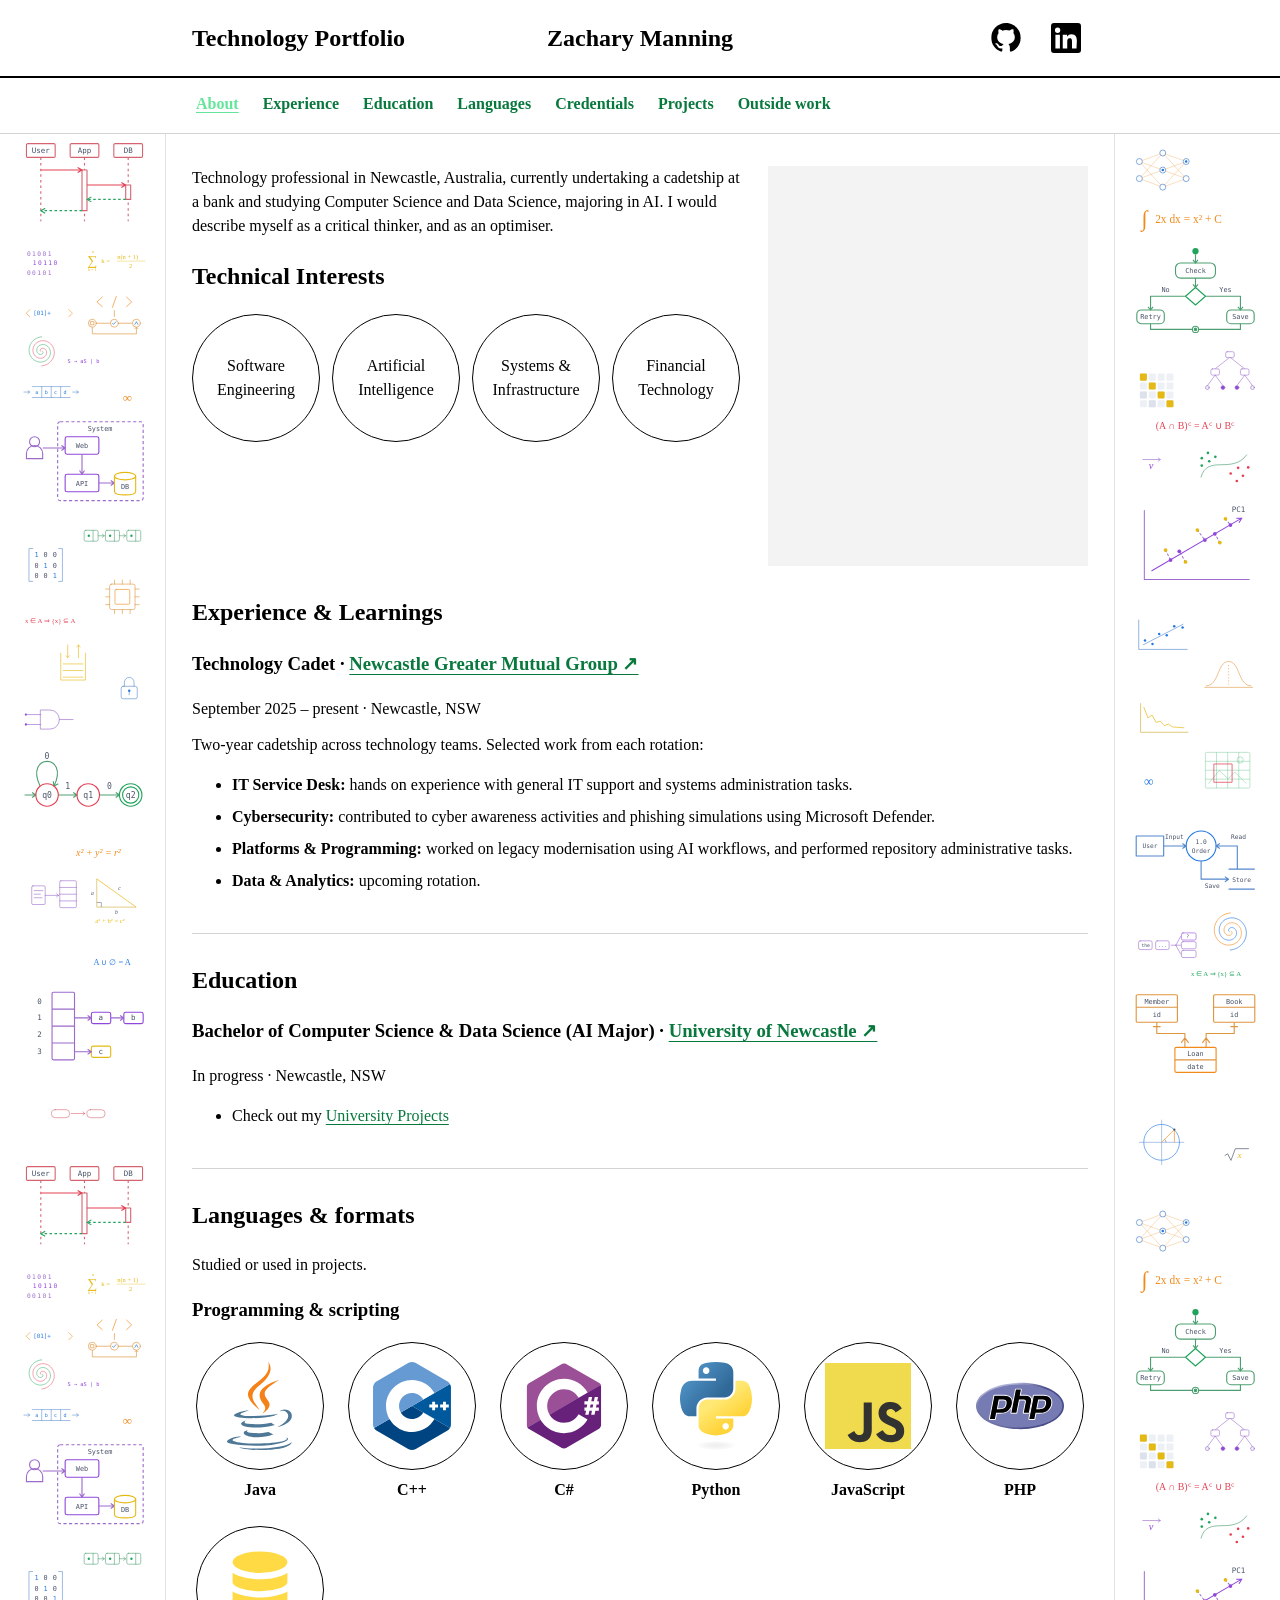
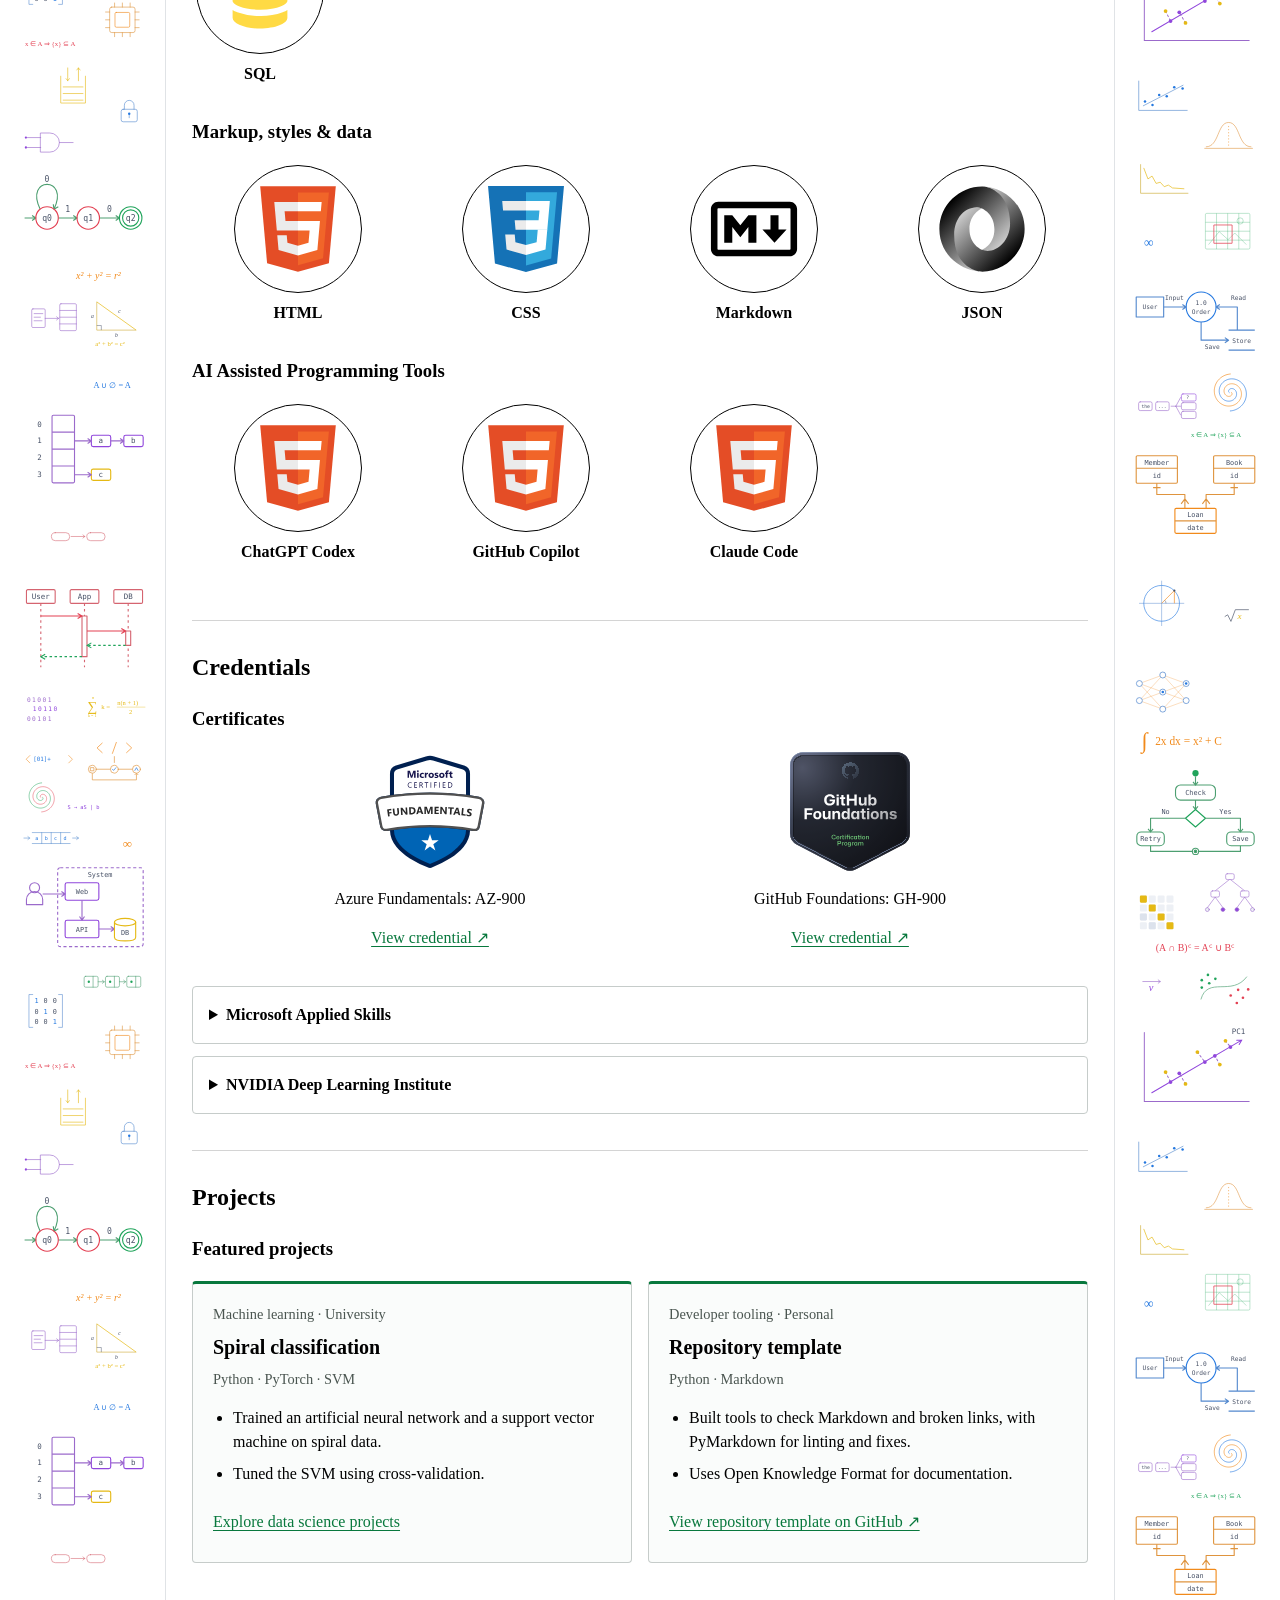
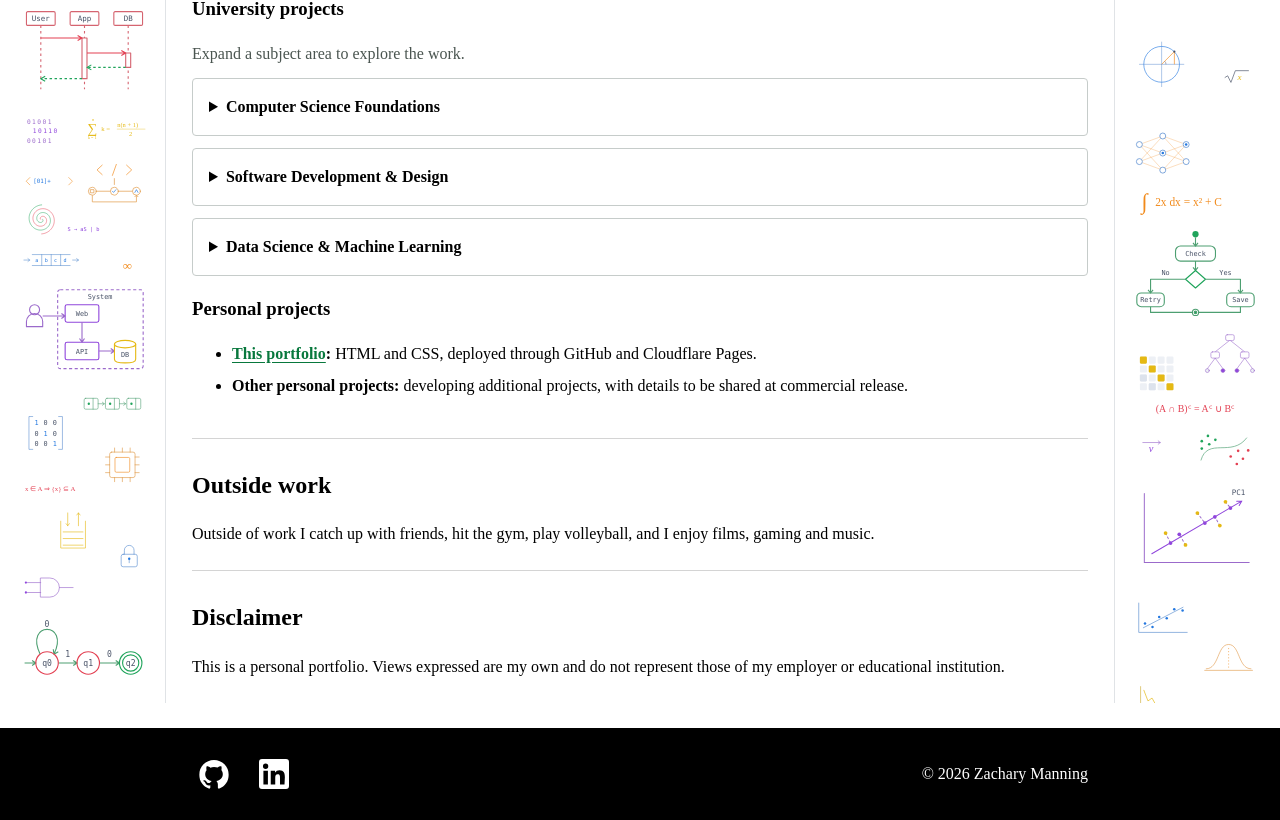
<file: index.html>
<!DOCTYPE html>
<html lang="en">
<head>
    <meta charset="UTF-8">
    <meta name="viewport" content="width=device-width, initial-scale=1.0">
    <meta name="description" content="Zachary Manning — technology cadet in Newcastle, Australia, studying Computer Science and Data Science. Explore experience, projects and credentials.">
    <title>Zachary Manning portfolio</title>
    <link rel="icon" type="image/svg+xml" href="./favicon.svg">
    <link rel="stylesheet" type="text/css" href="./assets/css/reset.css">
    <link rel="stylesheet" type="text/css" href="./assets/css/style.css?v=20261126-image-paths">
    <script src="./assets/js/navigation.js" defer></script>
</head>
<body>
    <a class="skip-link" href="#main-content">Skip to content</a>
    <header>
        <div class="header-content">
            <p class="site-topic">Technology Portfolio</p>
            <h1 class="site-name">Zachary Manning</h1>
            <div class="header-images">
                <a class="github-link" rel="me" href="https://github.com/KingManning" aria-label="GitHub">
                    <span class="github-icon" aria-hidden="true"></span>
                </a>
                <a class="linkedin-link" rel="me" href="https://www.linkedin.com/in/zachary-manning-64b93733a/" aria-label="LinkedIn">
                    <span class="linkedin-icon" aria-hidden="true"></span>
                </a>      
            </div>
        </div>
    </header>
    <nav class="section-nav" aria-label="Portfolio sections">
        <div class="nav-content">
            <a href="#introduction">About</a>
            <a href="#experience">Experience</a>
            <a href="#education">Education</a>
            <a href="#languages">Languages</a>
            <a href="#credentials">Credentials</a>
            <a href="#projects">Projects</a>
            <a href="#outside-work">Outside work</a>
        </div>
    </nav>
    <div class="hero">
        <main id="main-content" tabindex="-1">
            <div class="intro-layout">
                <div class="intro-content">
                    <img class="portrait" src="./assets/images/portrait-placeholder.svg" alt="" width="320" height="400">
                    <div class="profile">
                        <section id="introduction" aria-label="About me">
                            <p>Technology professional in Newcastle, Australia, currently undertaking a cadetship at a bank and studying Computer Science and Data Science, majoring in AI. I would describe myself as a critical thinker, and as an optimiser.</p>
                        </section>
                        <section>
                            <h2>Technical Interests</h2>
                            <ul class="interests" role="list">
                                <li>Software Engineering</li>
                                <li>Artificial Intelligence</li>
                                <li>Systems &amp; Infrastructure</li>
                                <li>Financial Technology</li>
                            </ul>
                        </section>
                    </div>
                    <section id="experience">
                        <h2>Experience &amp; Learnings</h2>
                        <h3>Technology Cadet · <a href="https://www.ngmgroup.com.au/">Newcastle Greater Mutual Group &nearr;</a></h3>
                        <p><time datetime="2025-09">September 2025</time> – present · Newcastle, NSW</p>
                        <p>Two-year cadetship across technology teams. Selected work from each rotation:</p>
                        <ul>
                            <li><strong>IT Service Desk:</strong> hands on experience with general IT support and systems administration tasks.</li>
                            <li><strong>Cybersecurity:</strong> contributed to cyber awareness activities and phishing simulations using Microsoft Defender.</li>
                            <li><strong>Platforms &amp; Programming:</strong> worked on legacy modernisation using AI workflows, and performed repository administrative tasks.</li>
                            <li><strong>Data &amp; Analytics:</strong> upcoming rotation.</li>
                        </ul>
                    </section>
                </div>
            </div>
            <section id="education">
                <h2>Education</h2>
                <h3>Bachelor of Computer Science &amp; Data Science (AI Major) · <a href="https://www.newcastle.edu.au/">University of Newcastle &nearr;</a></h3>
                <p>In progress · Newcastle, NSW</p>
                <ul>
                    <li><p>Check out my <a href="#university-projects">University Projects</a></p></li>
                </ul>
            </section>
            <section id="languages" aria-labelledby="languages-title">
                <h2 id="languages-title">Languages &amp; formats</h2>
                <p>Studied or used in projects.</p>
                <h3>Programming &amp; scripting</h3>
                <ul class="language-list" role="list">
                    <li>
                        <span class="circle"><img src="./assets/images/languages/java.svg" alt="java" width="90" height="90" loading="lazy"></span>
                        <span>Java</span>
                    </li>
                    <li>
                        <span class="circle"><img src="./assets/images/languages/c++.svg" alt="c++" width="90" height="90" loading="lazy"></span>
                        <span>C++</span>
                    </li>
                    <li>
                        <span class="circle"><img src="./assets/images/languages/csharp.svg" alt="c#" width="90" height="90" loading="lazy"></span>
                        <span>C#</span>
                    </li>
                    <li>
                        <span class="circle"><img src="./assets/images/languages/python.svg" alt="python" width="90" height="90" loading="lazy"></span>
                        <span>Python</span>
                    </li>
                    <li>
                        <span class="circle"><img src="./assets/images/languages/javascript.svg" alt="javascript" width="90" height="90" loading="lazy"></span>
                        <span>JavaScript</span>
                    </li>
                    <li>
                        <span class="circle"><img src="./assets/images/languages/php.svg" alt="php" width="90" height="90" loading="lazy"></span>
                        <span>PHP</span>
                    </li>
                    <li>
                        <span class="circle"><img src="./assets/images/languages/sql.svg" alt="sql" width="90" height="90" loading="lazy"></span>
                        <span>SQL</span>
                    </li>
                </ul>
                <h3>Markup, styles &amp; data</h3>
                <ul class="language-list language-formats" role="list">
                    <li>
                        <span class="circle"><img src="./assets/images/languages/html5.svg" alt="html" width="90" height="90" loading="lazy"></span>
                        <span>HTML</span>
                    </li>
                    <li>
                        <span class="circle"><img src="./assets/images/languages/css3.svg" alt="css" width="90" height="90" loading="lazy"></span>
                        <span>CSS</span>
                    </li>
                    <li>
                        <span class="circle"><img src="./assets/images/languages/markdown.svg" alt="markdown" width="90" height="90" loading="lazy"></span>
                        <span>Markdown</span>
                    </li>
                    <li>
                        <span class="circle"><img src="./assets/images/languages/json.svg" alt="json" width="90" height="90" loading="lazy"></span>
                        <span>JSON</span>
                    </li>
                </ul>
                <h3>AI Assisted Programming Tools</h3>
                <ul class="language-list language-formats" role="list">
                    <li>
                        <span class="circle"><img src="./assets/images/languages/html5.svg" alt="html" width="90" height="90" loading="lazy"></span>
                        <span>ChatGPT Codex</span>
                    </li>
                    <li>
                        <span class="circle"><img src="./assets/images/languages/html5.svg" alt="html" width="90" height="90" loading="lazy"></span>
                        <span>GitHub Copilot</span>
                    </li>
                    <li>
                        <span class="circle"><img src="./assets/images/languages/html5.svg" alt="html" width="90" height="90" loading="lazy"></span>
                        <span>Claude Code</span>
                    </li>
                </ul>
            </section>
            <section id="credentials">
                <h2>Credentials</h2>
                <h3>Certificates</h3>
                <div class="cert-grid">
                    <div class="cert">
                        <img src="./assets/images/certificates/microsoft-certified-fundamentals-badge.svg" alt="Microsoft Certified: Azure Fundamentals">
                        <p>Azure Fundamentals: AZ-900</p>
                        <a href="https://learn.microsoft.com/api/credentials/share/en-us/ZacManning-8709/284D1D6C016167D8?sharingId=9D0F6D0EFF31E1A4" target="_blank" rel="noopener noreferrer" aria-label="View credential &nearr;: Azure Fundamentals (opens in a new tab)">
                            View credential &nearr;
                        </a>
                    </div>
                    <div class="cert">
                        <img src="./assets/images/certificates/github-foundations.svg" alt="GitHub Foundations badge">
                        <p>GitHub Foundations: GH-900</p>
                        <a href="https://learn.microsoft.com/api/credentials/share/en-us/ZacManning-8709/B099FAD6DB1F415E?sharingId=9D0F6D0EFF31E1A4" target="_blank" rel="noopener noreferrer" aria-label="View credential &nearr;: GitHub Foundations (opens in a new tab)">
                            View credential &nearr;
                        </a>
                    </div>

                </div>
                <br>
                <details class="applied-skills">
                    <summary><h4>Microsoft Applied Skills</h4></summary>
                    <ul class="">
                        <li><a href="https://learn.microsoft.com/api/credentials/share/en-us/ZacManning-8709/173A84CF86B14930?sharingId=9D0F6D0EFF31E1A4">Microsoft Applied Skills: Accelerate AI-assisted development by using GitHub Copilot &nearr;</a></li>
                        <li><a href="https://learn.microsoft.com/api/credentials/share/en-us/ZacManning-8709/D453B489C1628E04?sharingId=9D0F6D0EFF31E1A4">Microsoft Applied Skills: Create and manage automated processes by using Power Automate &nearr;</a></li>
                    </ul>
                </details>
                <details class="applied-skills">
                    <summary><h4>NVIDIA Deep Learning Institute</h4></summary>
                    <ul class="">
                        <li><a href="https://learn.nvidia.com/certificates?id=o5yig_BQTo2Aaz-vKQ09kg#">Fundamentals of Deep Learning &nearr;</a></li>
                    </ul>
                </details>
            </section>
            <section id="projects">
                <h2>Projects</h2>
                <h3>Featured projects</h3>
                <div class="featured-projects">
                    <article class="project-card" aria-labelledby="spiral-title">
                        <p class="project-type">Machine learning · University</p>
                        <h4 id="spiral-title">Spiral classification</h4>
                        <p class="project-tools">Python · PyTorch · SVM</p>
                        <ul>
                            <li>Trained an artificial neural network and a support vector machine on spiral data.</li>
                            <li>Tuned the SVM using cross-validation.</li>
                        </ul>
                        <a href="#data-science-projects" data-expand="data-science-projects">Explore data science projects</a>
                    </article>
                    <article class="project-card" aria-labelledby="template-title">
                        <p class="project-type">Developer tooling · Personal</p>
                        <h4 id="template-title">Repository template</h4>
                        <p class="project-tools">Python · Markdown</p>
                        <ul>
                            <li>Built tools to check Markdown and broken links, with PyMarkdown for linting and fixes.</li>
                            <li>Uses Open Knowledge Format for documentation.</li>
                        </ul>
                        <a href="https://github.com/KingManning/repository-template">View repository template on GitHub &nearr;</a>
                    </article>
                </div>
                <section id="university-projects">
                <h3>University projects</h3>
                <p class="section-hint">Expand a subject area to explore the work.</p>
                <details class="project-group" id="computer-science-projects">
                    <summary><h4>Computer Science Foundations</h4></summary>
                <ul class="assignments">
                    <li><strong>Data Structures</strong>
                        <ul>
                            <li><strong>NewyCoin:</strong> implemented a transaction ledger using a templated linked list in C++.</li>
                            <li><strong>AlgoBank:</strong> simulated bank teller queues, customer arrivals, service times and waiting times.</li>
                            <li><strong>The Enchanted Quill:</strong> built a bookstore inventory using a binary search tree and a hash table with separate chaining.</li>
                        </ul>
                    </li>
                    <li><strong>Algorithms</strong>
                        <ul>
                            <li><strong>Contact tracing:</strong> built a contact graph in Java, identified connected groups with union–find, traced contact chains with depth-first search and classified exposure zones with breadth-first search.</li>
                            <li><strong>Resource allocation:</strong> compared dynamic programming and backtracking with branch and bound for knapsack problems, analysing runtime and memory use.</li>
                        </ul>
                    </li>
                    <li><strong>Theory of Computation</strong>
                        <ul>
                            <li><strong>Finite-state machines:</strong> constructed automata and regular expressions for specified languages, including a state-machine model of game-character behaviour.</li>
                            <li><strong>Context-free languages:</strong> constructed grammars, parse trees and pushdown automata; converted grammars to Chomsky normal form and explored language closure properties.</li>
                        </ul>
                    </li>
                    <li><strong>Operating Systems</strong>
                        <ul>
                            <li><strong>CPU scheduling:</strong> implemented four algorithms in Java and compared process wait times.</li>
                            <li><strong>Synchronisation:</strong> coordinated shared access with semaphores; implemented timed waits in Nachos.</li>
                            <li><strong>Virtual memory:</strong> simulated demand paging, page faults and disk writes in Java.</li>
                        </ul>
                    </li>
                </ul>
                </details>
                <details class="project-group" id="software-development-projects">
                    <summary><h4>Software Development &amp; Design</h4></summary>
                <ul class="assignments">
                    <li><strong>Object Oriented Programming</strong>
                        <ul>
                            <li><strong>Smartcard travel system:</strong> built a Java application to manage travel cards, journeys, balances and fares.</li>
                        </ul>
                    </li>
                    <li><strong>Web Technologies</strong>
                        <ul>
                            <li><strong>TuneTown:</strong> developed an HTML/CSS music website into a PHP/XML catalogue with album submissions, JavaScript form controls, client- and server-side validation, and DTD validation before saving XML.</li>
                        </ul>
                    </li>
                    <li><strong>System Analysis and Design</strong>
                        <ul>
                            <li><strong>Course management requirements:</strong> contributed to a team system design through business rules and course-administration use cases, supported by UML activity, domain-class and state diagrams.</li>
                            <li><strong>Course management design:</strong> developed detailed sequence and design-class diagrams, plus interface mockups for course creation, student enrolment, class selection and staff allocation.</li>
                        </ul>
                    </li>
                    <li><strong>Database and Information Management</strong>
                        <ul>
                            <li><strong>Library database:</strong> developed requirements and an extended entity–relationship model, normalised the schema to BCNF, and wrote SQL to create tables and query library records.</li>
                        </ul>
                    </li>
                </ul>
                </details>
                <details class="project-group" id="data-science-projects">
                    <summary><h4>Data Science &amp; Machine Learning</h4></summary>
                <ul class="assignments">
                    <li><strong>Data Wrangling &amp; Visualisation</strong>
                        <ul>
                            <li><strong>ABS data visualisation:</strong> explored mental-health consultation patterns by age and sex, created comparison charts and assessed data quality and uncertainty in the estimates.</li>
                            <li><strong>Sydney bus trips:</strong> reshaped Opal trip data from wide to long format with pandas, converted dates, checked aggregated monthly totals and visualised travel patterns.</li>
                        </ul>
                    </li>
                    <li><strong>Predictive Analytics</strong>
                        <ul>
                            <li><strong>Electricity generation and emissions:</strong> analysed World Bank data for 138 countries in R using principal component analysis, k-means clustering and multiple linear regression.</li>
                        </ul>
                    </li>
                    <li><strong>Data Engineering &amp; Mining</strong>
                        <ul>
                            <li><strong>Electricity demand pipeline:</strong> audited and cleaned data from five states, handled missing values and duplicates, visualised demand trends, standardised features and applied principal component analysis.</li>
                            <li><strong>Spambase:</strong> clustered 4,601 emails using k-means and Ward hierarchical clustering; compared cluster counts, profiled email features and evaluated agreement with spam labels using the adjusted Rand index.</li>
                        </ul>
                    </li>
                    <li><strong>Machine Learning</strong>
                        <ul>
                            <li><strong>Spiral classification:</strong> trained an ANN in PyTorch and an SVM in Python; tuned the SVM with cross-validation.</li>
                            <li><strong>Food image classification:</strong> contributed to a team classifier for 40 food categories, comparing a CNN trained from scratch with a pretrained ResNet.</li>
                        </ul>
                    </li>
                </ul>
                </details>
                </section>
                <h3>Personal projects</h3>
                <ul>
                    <li><strong><a href="https://github.com/KingManning/zacharymanning-portfolio">This portfolio</a>:</strong> HTML and CSS, deployed through GitHub and Cloudflare Pages.</li>
                    <li><strong>Other personal projects:</strong> developing additional projects, with details to be shared at commercial release.</li>
                </ul>
            </section>
            <section id="outside-work">
                <h2>Outside work</h2>
                <p>Outside of work I catch up with friends, hit the gym, play volleyball, and I enjoy films, gaming and music.</p>
            </section>
            <section id="disclaimer">
                <h2>Disclaimer</h2>
                <p>This is a personal portfolio. Views expressed are my own and do not represent those of my employer or educational institution.</p>
            </section>
        </main>
    </div>
        <footer>
            <div class="footer-content">
                <a class="github-link" rel="me" href="https://github.com/KingManning" aria-label="GitHub">
                    <span class="github-icon" aria-hidden="true"></span>
                </a>
                <a class="linkedin-link" rel="me" href="https://www.linkedin.com/in/zachary-manning-64b93733a/" aria-label="LinkedIn">
                    <span class="linkedin-icon" aria-hidden="true"></span>
                </a>                
                <address>&copy; 2026 Zachary Manning</address>
            </div>
        </footer>
</body>
</html>
</file>
<file: assets/css/style.css>
/* Default styles */
h1 { 
    display: block;
    font-size: 2em;
    margin-top: 0.67em;
    margin-bottom: 0.67em;
    margin-left: 0;
    margin-right: 0;
    font-weight: bold;
}
h2 {
    display: block;
    font-size: 1.5em;
    margin-top: 0.83em;
    margin-bottom: 0.83em;
    margin-left: 0;
    margin-right: 0;
    font-weight: bold;
}
h3 { 
    display: block;
    font-size: 1.17em;
    margin-top: 1em;
    margin-bottom: 1em;
    margin-left: 0;
    margin-right: 0;
    font-weight: bold;
}
h4 { 
    display: block;
    margin-top: 1.33em;
    margin-bottom: 1.33em;
    margin-left: 0;
    margin-right: 0;
    font-weight: bold;
}
h5 { 
    display: block;
    font-size: .83em;
    margin-top: 1.67em;
    margin-bottom: 1.67em;
    margin-left: 0;
    margin-right: 0;
    font-weight: bold;
}
h6 { 
    display: block;
    font-size: .67em;
    margin-top: 2.33em;
    margin-bottom: 2.33em;
    margin-left: 0;
    margin-right: 0;
    font-weight: bold;
}
strong {
    font-weight: bold;
}
em {
    font-style: italic;
}
img {
    max-width: 100%;
    height: auto;
}
a {
  display: inline;
  text-decoration: underline;
  text-underline-offset: 0.2em;
  cursor: pointer; /* Rendered as a hand icon when hovering over links with an href */
}
a:link,
a:visited,
a:link:active,
a:visited:active {
  color: #08783d;
}
ul {
  list-style-type: disc;
  list-style-position: outside;
  margin-block: 1em;
  padding-inline-start: 40px;
}

ol {
  list-style-type: decimal;
  list-style-position: outside;
  margin-block: 1em;
  padding-inline-start: 40px;
}

li {
  display: list-item;
}

/* Content specific styles */
a:hover,
a:focus-visible {
    color: #63e69a;
}
body {
    line-height: 1.5;
    min-height: 100vh;      
    min-height: 100dvh;     
    display: flex;
    flex-direction: column;
    margin: 0;
}
.hero, .header-content, .footer-content {
    width: calc(100% - 2 * clamp(1rem, 6vw, 100px));
    max-width: 78rem;
    margin-inline: auto;
}
.hero {
    width: 100%;
    max-width: none;
    margin-bottom: 25px;
}
header {
    box-sizing: border-box;
    width: 100%;
    border-bottom: 2px solid black;
}
.header-content {
    max-width: 56rem;
    display: grid;
    grid-template-columns: minmax(0, 1fr) auto minmax(0, 1fr);
    column-gap: 1rem;
    grid-template-areas: "topic name links";
    align-items: center;
}
.site-topic {
    grid-area: topic;
    margin: 0;
    justify-self: start;
    font-size: clamp(1.05rem, 2vw, 1.5rem);
    margin-block: 0.83em;
    font-weight: bold;
}
.site-name {
    grid-area: name;
    margin: 0;
    justify-self: center;
    font-size: clamp(1.05rem, 2vw, 1.5rem);
    margin-top: 0.83em;
    margin-bottom: 0.83em;
    margin-left: 0;
    margin-right: 0;
    font-weight: bold;
}
main {
    --content-width: min(56rem, calc(100% - 2rem));
    position: relative;
    display: flow-root;
    padding-block-start: 2rem;
}
.profile {
    min-width: 0;
    grid-column: 1;
    grid-row: 1;
    container-type: inline-size;
}
.intro-layout {
    margin-block-end: 0;
}
.intro-content {
    display: grid;
    grid-template-columns: minmax(0, 1fr) min(40%, 20rem);
    column-gap: 1.5rem;
    align-items: start;
    max-width: 56rem;
    margin-inline: auto;
    line-height: 1.5;
}
main::before, main::after {
    content: "";
    display: none;
    pointer-events: none;
}
/* Keep every content block on the same central track. */
main > .intro-layout, main > section {
    width: var(--content-width);
    margin-inline: auto;
}
main > section, .intro-content > section {
    max-width: 56rem;
    margin-inline: auto;
    padding-block: 0.5rem 1.5rem;
}
#experience {
    box-sizing: border-box;
    width: 100%;
    grid-column: 1 / -1;
    min-width: 0;
    line-height: 1.5;
}
section p + p {
    margin-block-start: 0.75rem;
}
section ul:not(.interests) li + li {
    margin-block-start: 0.5rem;
}
.assignments {
    padding-inline-start: 1.5rem;
}
.assignments > li > ul {
    list-style-type: circle;
    margin-block: 0.4rem 0;
    padding-inline-start: 1.5rem;
}
section ul.assignments > li + li {
    margin-block-start: 1rem;
}
.interests {
    display: grid;
    grid-template-columns: repeat(2, minmax(0, 8rem));
    gap: 0.75rem;
    list-style: none;
    padding: 0;
}
.interests li {
    box-sizing: border-box;
    display: grid;
    place-content: center;
    inline-size: min(100%, 8rem);
    aspect-ratio: 1;
    min-width: 0;
    padding: 0.5rem;
    border: 1px solid currentColor;
    border-radius: 50%;
    text-align: center;
}
.portrait {
    grid-column: 2;
    grid-row: 1;
    width: 100%;
    max-width: 20rem;
    margin: 0;
    height: auto;
    aspect-ratio: 4 / 5;
    object-fit: cover;
    background: #f3f3f3;
}
.header-images {
    grid-area: links;
    display: flex;
    align-items: center;
    gap: 1rem;
    justify-self: end;
}
.github-link, .linkedin-link {
    min-width: 44px;
    min-height: 44px;
    display: inline-flex;
    align-items: center;
    justify-content: center;
}
.github-link {
    border-radius: 50%;
}
.github-link:link, .github-link:visited,
.linkedin-link:link, .linkedin-link:visited {
    color: #000;
}
.github-icon, .linkedin-icon {
    display: block;
    width: 30px;
    height: 30px;
    background-color: currentColor;
}
.github-icon {
    mask: url("../images/social-icons/GitHub_Invertocat_Black.svg") center / contain no-repeat;
}
.linkedin-icon {
    mask: url("../images/social-icons/LinkedIn_InBug.svg") center / contain no-repeat;
}
footer .github-link:link, footer .github-link:visited,
footer .linkedin-link:link, footer .linkedin-link:visited {
    color: #fff;
}
.github-link:hover, .github-link:focus-visible, .github-link:active,
.linkedin-link:hover, .linkedin-link:focus-visible, .linkedin-link:active,
footer .github-link:hover, footer .github-link:focus-visible, footer .github-link:active,
footer .linkedin-link:hover, footer .linkedin-link:focus-visible, footer .linkedin-link:active {
    color: #08783d;
}
.github-link:focus-visible {
    outline: 2px solid currentColor;
    outline-offset: 4px;
}
footer {
    position: static;
    margin-top: auto;
    padding: 1.5rem 0;
    background-color: black;
    color: white;
}
.footer-content {
    max-width: 56rem;
    display: flex;
    align-items: center;
    gap: 1rem;
}
.footer-content address {
    margin-left: auto;
    font-size: clamp(0.5rem, 3vw, 1rem);
}

/* Reserve side artwork for wide layouts. Phones and tablets use the full
   reading column without narrow decorative gutters. */
@media (min-width: 64rem) {
    main {
        --content-width: min(56rem, calc(100% - 18rem));
        --artwork-gap: clamp(1rem, 2vw, 3rem);
    }
    main::before, main::after {
        display: block;
        position: absolute;
        top: 0;
        bottom: 0;
        box-sizing: border-box;
        width: calc((100% - var(--content-width)) / 2 - var(--artwork-gap) - 1rem);
        background-repeat: repeat-y;
        background-size: 100% auto;
        background-origin: content-box;
        background-clip: content-box;
    }
    main::before {
        left: 1rem;
        padding-right: 0.75rem;
        border-right: 1px solid #e0e3e6;
        background-image: url("../images/computing-motifs.svg?v=20261123-formulas-v2");
    }
    main::after {
        right: 1rem;
        padding-left: 0.75rem;
        border-left: 1px solid #e0e3e6;
        background-image: url("../images/ai-motifs.svg?v=20261123-formulas-v2");
    }
}

@media (max-width: 42rem) {
    .header-content {
        grid-template-columns: 1fr;
        grid-template-areas: "topic" "name" "links";
        justify-items: center;
        gap: 0.5rem;
        padding-block: 1rem;
    }
    .site-topic, .site-name, .header-images {
        margin: 0;
        justify-self: center;
    }
    .header-content, .footer-content {
        width: calc(100% - 2rem);
    }
}
/* Use four circles only when the text column can comfortably fit them. */
@container (min-width: 34.25rem) {
    .interests {
        grid-template-columns: repeat(4, minmax(0, 8rem));
    }
}
@media print {
    main {
        --content-width: min(56rem, calc(100% - 2rem));
    }
    main::before, main::after {
        display: none;
    }
}
#projects {
    border-top: 1px solid #d4d4d4;
}
#education {
    border-top: 1px solid #d4d4d4;
}
#outside-work {
    border-top: 1px solid #d4d4d4;
}
#disclaimer {
    border-top: 1px solid #d4d4d4;
}
#credentials {
    border-top: 1px solid #d4d4d4;
}

/* Navigation and keyboard access. */
:root {
    --nav-offset: 5rem;
}
section[id], details[id], #main-content {
    scroll-margin-top: var(--nav-offset);
}
a, summary {
    -webkit-tap-highlight-color: #d6eadf;
}
a:focus-visible, summary:focus-visible, #main-content:focus-visible {
    outline: 3px solid #005fcc;
    outline-offset: 4px;
}
a:hover, a:focus-visible {
    text-decoration-thickness: 2px;
}
.skip-link {
    position: fixed;
    z-index: 10;
    top: 0.75rem;
    left: 1rem;
    padding: 0.75rem 1rem;
    background: white;
    transform: translateY(-200%);
}
.skip-link:focus {
    transform: translateY(0);
}
.section-nav {
    position: sticky;
    top: 0;
    z-index: 5;
    background: white;
    border-bottom: 1px solid #d4d4d4;
}
.nav-content {
    max-width: 56rem;
    width: calc(100% - 2rem);
    margin-inline: auto;
    display: flex;
    flex-wrap: wrap;
    column-gap: 1rem;
    padding-block: 0.35rem;
}
.nav-content a {
    display: inline-flex;
    align-items: center;
    min-height: 44px;
    box-sizing: border-box;
    padding: 0.35rem 0.25rem;
    border-bottom: 3px solid transparent;
    text-decoration: none;
    font-weight: bold;
}
.nav-content a[aria-current="location"] {
    color: #63e69a;
    text-decoration: underline;
    text-underline-offset: 0.2em;
}
footer a:focus-visible {
    outline-color: #8fbbff;
}
footer .github-link:is(:hover, :focus-visible, :active),
footer .linkedin-link:is(:hover, :focus-visible, :active) {
    color: #63e69a;
}
/* Keep the project overview short, with details available on demand. */
.featured-projects {
    display: grid;
    grid-template-columns: repeat(2, minmax(0, 1fr));
    gap: 1rem;
    margin-block: 1rem 2rem;
}
.project-card {
    display: flex;
    flex-direction: column;
    padding: 1.25rem;
    border: 1px solid #c6ccca;
    border-top: 3px solid #08783d;
    border-radius: 0.25rem;
    background: #fafcfb;
}
.project-card h4 {
    font-size: 1.25rem;
    margin-block: 0.4rem;
}
.project-type, .project-tools, .section-hint {
    color: #4a5550;
}
.project-type, .project-tools {
    font-size: 0.9rem;
}
.project-card ul {
    padding-left: 1.25rem;
    margin-block: 1rem;
}
.project-card > a {
    margin-top: auto;
    padding-block: 0.5rem;
}
.project-group {
    margin-block: 0.75rem;
    border: 1px solid #c6ccca;
    border-radius: 0.25rem;
    padding-inline: 1rem;
}
.project-group summary {
    display: list-item;
    cursor: pointer;
    padding-block: 1rem;
    list-style: disclosure-closed inside;
}
.project-group[open] summary {
    list-style-type: disclosure-open;
    border-bottom: 1px solid #d4d4d4;
}
.project-group summary h4 {
    display: inline;
    margin: 0;
}
.project-group summary:hover {
    color: #63e69a;
}
.circle-container {
    display: flex;
    justify-content: center;
    align-items: center;
    flex-wrap: wrap;
    gap: clamp(0.75rem, 3vw, 1.875rem);
    margin-block: 1rem;
}
.circle {
    box-sizing: border-box;
    flex: 0 0 clamp(6rem, 18vw, 9.375rem);
    width: clamp(6rem, 18vw, 9.375rem);
    max-width: 100%;
    height: auto;
    aspect-ratio: 1;
    border-radius: 50%;
    border: 1px solid black;
    display: flex;
    justify-content: center;
    align-items: center;
    overflow: hidden;
}
.circle img {
    width: 70%;
    height: 70%;
    object-fit: contain;
}
.cert-grid {
    display: grid;
    grid-template-columns: repeat(auto-fit, minmax(min(100%, 12rem), 1fr));
    gap: 40px;
    max-width: 800px;
    margin: 0 auto;
}

.cert {
    display: flex;
    flex-direction: column;
    align-items: center;
    gap: 15px;
    text-align: center;
}

.cert img {
    width: 120px;
    height: 120px;
    object-fit: contain;
}
.applied-skills {
    margin-block: 0.75rem;
    border: 1px solid #c6ccca;
    border-radius: 0.25rem;
    padding-inline: 1rem;
}
.applied-skills summary {
    display: list-item;
    cursor: pointer;
    padding-block: 1rem;
    list-style: disclosure-closed inside;
}
.applied-skills[open] summary {
    list-style-type: disclosure-open;
    border-bottom: 1px solid #d4d4d4;
}
.applied-skills summary h4 {
    display: inline;
    margin: 0;
}
.applied-skills summary:hover {
    color: #08783d;
    color: #63e69a;
}

@media (max-width: 42rem) {
    :root { --nav-offset: 8rem; }
    .featured-projects { grid-template-columns: 1fr; }
    .nav-content { column-gap: 0.75rem; }
}
@media print {
    .section-nav, .skip-link { display: none; }
    .project-group { break-inside: avoid; }
}

@media (max-width: 30rem) {
    .intro-content { display: flow-root; }
    .profile { container-type: normal; }
    .portrait {
        float: right;
        width: 40%;
        margin: 0 0 1rem 1rem;
    }
    .profile > section + section { clear: both; }
    .interests {
        grid-template-columns: repeat(2, minmax(0, 1fr));
        justify-items: center;
    }
}

/* Language names remain readable independently of their decorative logos. */
#languages {
    border-top: 1px solid #d4d4d4;
    container-type: inline-size;
}
.language-list {
    display: grid;
    grid-template-columns: repeat(3, minmax(0, 1fr));
    gap: 1.5rem 1rem;
    list-style: none;
    padding: 0;
    margin-block: 1rem 2rem;
}
#languages .language-list li + li { margin-block-start: 0; }
.language-list li {
    display: flex;
    flex-direction: column;
    align-items: center;
    gap: 0.5rem;
    text-align: center;
    font-weight: bold;
    min-width: 0;
}
.language-list .circle {
    flex: none;
    width: min(100%, 8rem);
}
.language-formats {
    grid-template-columns: repeat(4, minmax(0, 1fr));
}
@container (min-width: 52rem) {
    .language-list:not(.language-formats) {
        grid-template-columns: repeat(6, minmax(0, 1fr));
    }
}
@container (max-width: 30rem) {
    .language-list {
        grid-template-columns: repeat(2, minmax(0, 1fr));
    }
}
</file>
